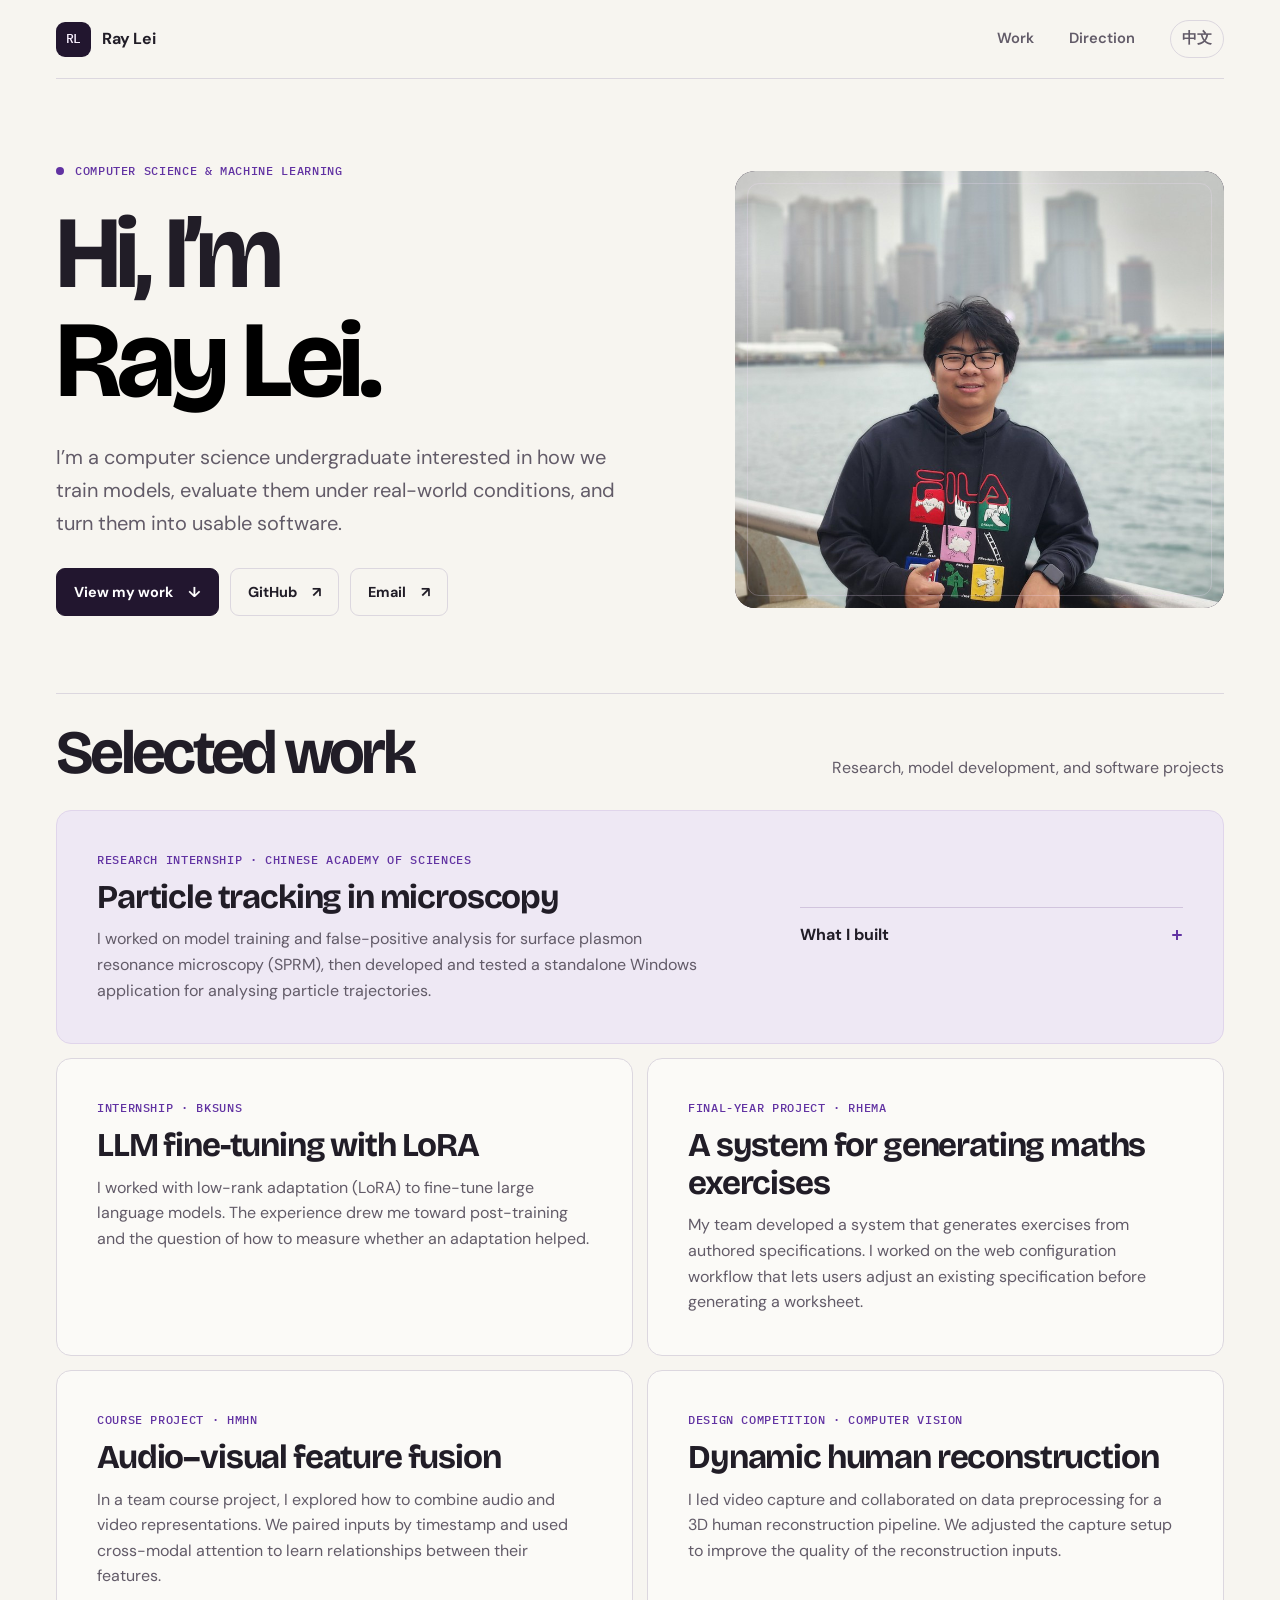
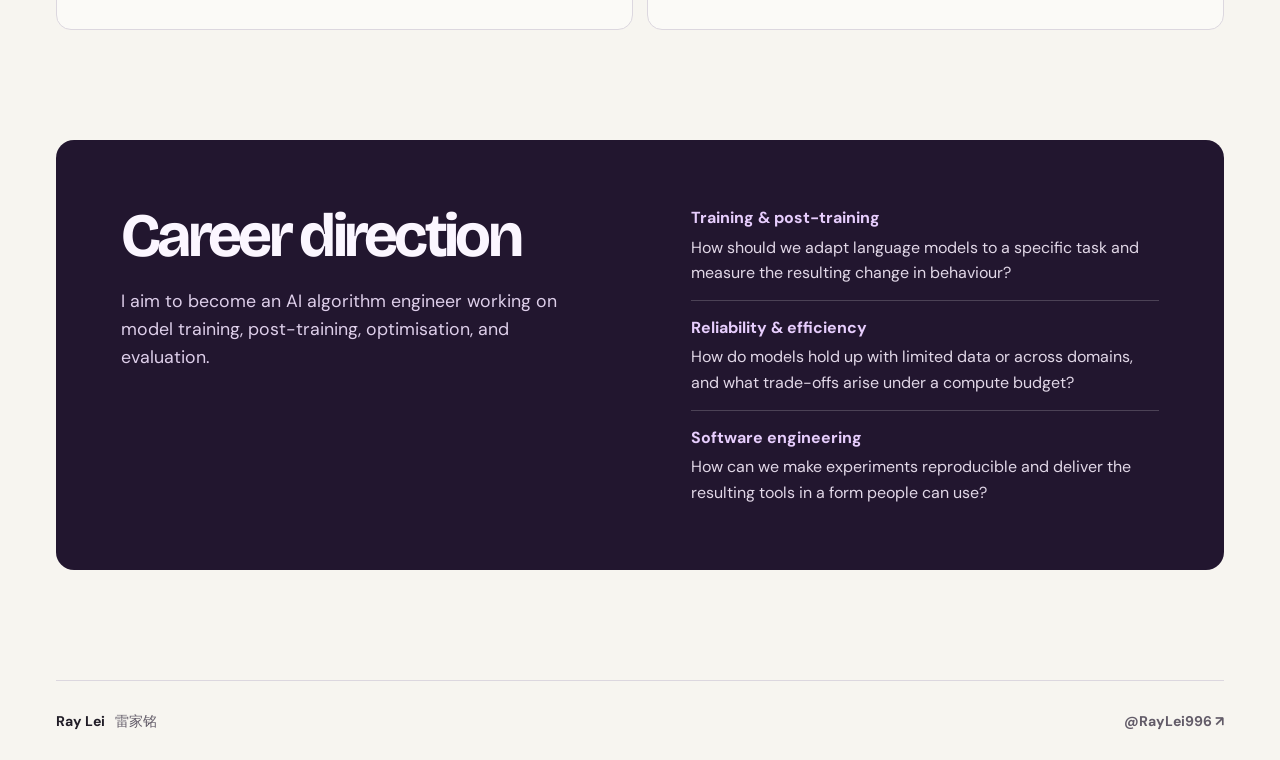
<file: index.html>
<!doctype html>
<html lang="en">
<head>
  <meta charset="utf-8">
  <meta name="viewport" content="width=device-width, initial-scale=1">
  <meta name="theme-color" content="#f7f5f0">
  <meta name="description" content="Ray Lei’s portfolio in computer science and applied machine learning. Projects in model training, computer vision, and software systems.">
  <meta property="og:type" content="website">
  <meta property="og:title" content="Ray Lei · Computer Science & Machine Learning">
  <meta property="og:description" content="Selected projects in applied machine learning and software engineering.">
  <meta property="og:image" content="https://raylei996.github.io/ray-lei-portrait.jpg">
  <title>Ray Lei · Computer Science &amp; Machine Learning</title>
  <link rel="canonical" href="https://raylei996.github.io/">
  <link rel="alternate" hreflang="en" href="https://raylei996.github.io/">
  <link rel="alternate" hreflang="zh-CN" href="https://raylei996.github.io/zh.html">
  <link rel="preconnect" href="https://fonts.googleapis.com">
  <link rel="preconnect" href="https://fonts.gstatic.com" crossorigin>
  <link rel="stylesheet" href="https://fonts.googleapis.com/css2?family=Bricolage+Grotesque:opsz,wght@12..96,600;12..96,700&family=DM+Sans:wght@400;500;600;700&family=IBM+Plex+Mono:wght@400;500&display=swap">
  <link rel="stylesheet" href="styles.css?v=3">
  <script src="contact.js" defer></script>
</head>
<body id="top">
  <a class="skip" href="#main">Skip to content</a>
  <header class="site-header">
    <div class="shell header-inner">
      <a class="brand" href="#top"><span class="monogram" aria-hidden="true">RL</span> Ray Lei</a>
      <nav aria-label="Main navigation">
        <a href="#work">Work</a>
        <a href="#direction">Direction</a>
        <a class="language" href="zh.html" lang="zh-CN" hreflang="zh-CN">中文</a>
      </nav>
    </div>
  </header>

  <main id="main" class="shell">
    <section class="hero" aria-labelledby="intro">
      <div class="hero-copy">
        <p class="kicker"><span></span> Computer science &amp; machine learning</p>
        <h1 id="intro">Hi, I’m <span>Ray Lei.</span></h1>
        <p class="hero-lead">I’m a computer science undergraduate interested in how we train models, evaluate them under real-world conditions, and turn them into usable software.</p>
        <div class="hero-actions">
          <a class="button primary" href="#work">View my work <span aria-hidden="true">↓</span></a>
          <a class="button secondary" href="https://github.com/RayLei996">GitHub <span aria-hidden="true">↗</span></a>
          <button class="button secondary" type="button" data-email-contact hidden>Email <span aria-hidden="true">↗</span></button>
        </div>
      </div>
      <div class="hero-visual">
        <img src="ray-lei-portrait.jpg" width="900" height="1200" alt="Ray Lei at a waterfront" fetchpriority="high">
      </div>
    </section>

    <section id="work" class="work" aria-labelledby="work-title">
      <div class="section-heading">
        <h2 id="work-title">Selected work</h2>
        <p>Research, model development, and software projects</p>
      </div>
      <div class="work-grid">
        <article class="project featured">
          <div class="project-main">
            <p class="project-type">Research internship · Chinese Academy of Sciences</p>
            <h3>Particle tracking in microscopy</h3>
            <p>I worked on model training and false-positive analysis for surface plasmon resonance microscopy (SPRM), then developed and tested a standalone Windows application for analysing particle trajectories.</p>
          </div>
          <details class="project-details">
            <summary>What I built</summary>
            <p>The desktop application brings data preprocessing, model inference, 3D trajectory visualisation, and CSV export into one workflow.</p>
          </details>
        </article>

        <article class="project">
          <div class="project-main">
            <p class="project-type">Internship · Bksuns</p>
            <h3>LLM fine-tuning with LoRA</h3>
            <p>I worked with low-rank adaptation (LoRA) to fine-tune large language models. The experience drew me toward post-training and the question of how to measure whether an adaptation helped.</p>
          </div>
        </article>

        <article class="project">
          <div class="project-main">
            <p class="project-type">Final-year project · Rhema</p>
            <h3>A system for generating maths exercises</h3>
            <p>My team developed a system that generates exercises from authored specifications. I worked on the web configuration workflow that lets users adjust an existing specification before generating a worksheet.</p>
          </div>
        </article>

        <article class="project">
          <div class="project-main">
            <p class="project-type">Course project · HMHN</p>
            <h3>Audio–visual feature fusion</h3>
            <p>In a team course project, I explored how to combine audio and video representations. We paired inputs by timestamp and used cross-modal attention to learn relationships between their features.</p>
          </div>
        </article>

        <article class="project">
          <div class="project-main">
            <p class="project-type">Design competition · Computer vision</p>
            <h3>Dynamic human reconstruction</h3>
            <p>I led video capture and collaborated on data preprocessing for a 3D human reconstruction pipeline. We adjusted the capture setup to improve the quality of the reconstruction inputs.</p>
          </div>
        </article>
      </div>
    </section>

    <section id="direction" class="direction" aria-labelledby="direction-title">
      <div class="direction-intro">
        <h2 id="direction-title">Career direction</h2>
        <p>I aim to become an AI algorithm engineer working on model training, post-training, optimisation, and evaluation.</p>
      </div>
      <dl class="interests">
        <div>
          <dt>Training &amp; post-training</dt>
          <dd>How should we adapt language models to a specific task and measure the resulting change in behaviour?</dd>
        </div>
        <div>
          <dt>Reliability &amp; efficiency</dt>
          <dd>How do models hold up with limited data or across domains, and what trade-offs arise under a compute budget?</dd>
        </div>
        <div>
          <dt>Software engineering</dt>
          <dd>How can we make experiments reproducible and deliver the resulting tools in a form people can use?</dd>
        </div>
      </dl>
    </section>
  </main>

  <footer class="site-footer">
    <div class="shell footer-inner">
      <span>Ray Lei <span lang="zh-CN">雷家铭</span></span>
      <a href="https://github.com/RayLei996">@RayLei996 <span aria-hidden="true">↗</span></a>
    </div>
  </footer>
</body>
</html>
</file>
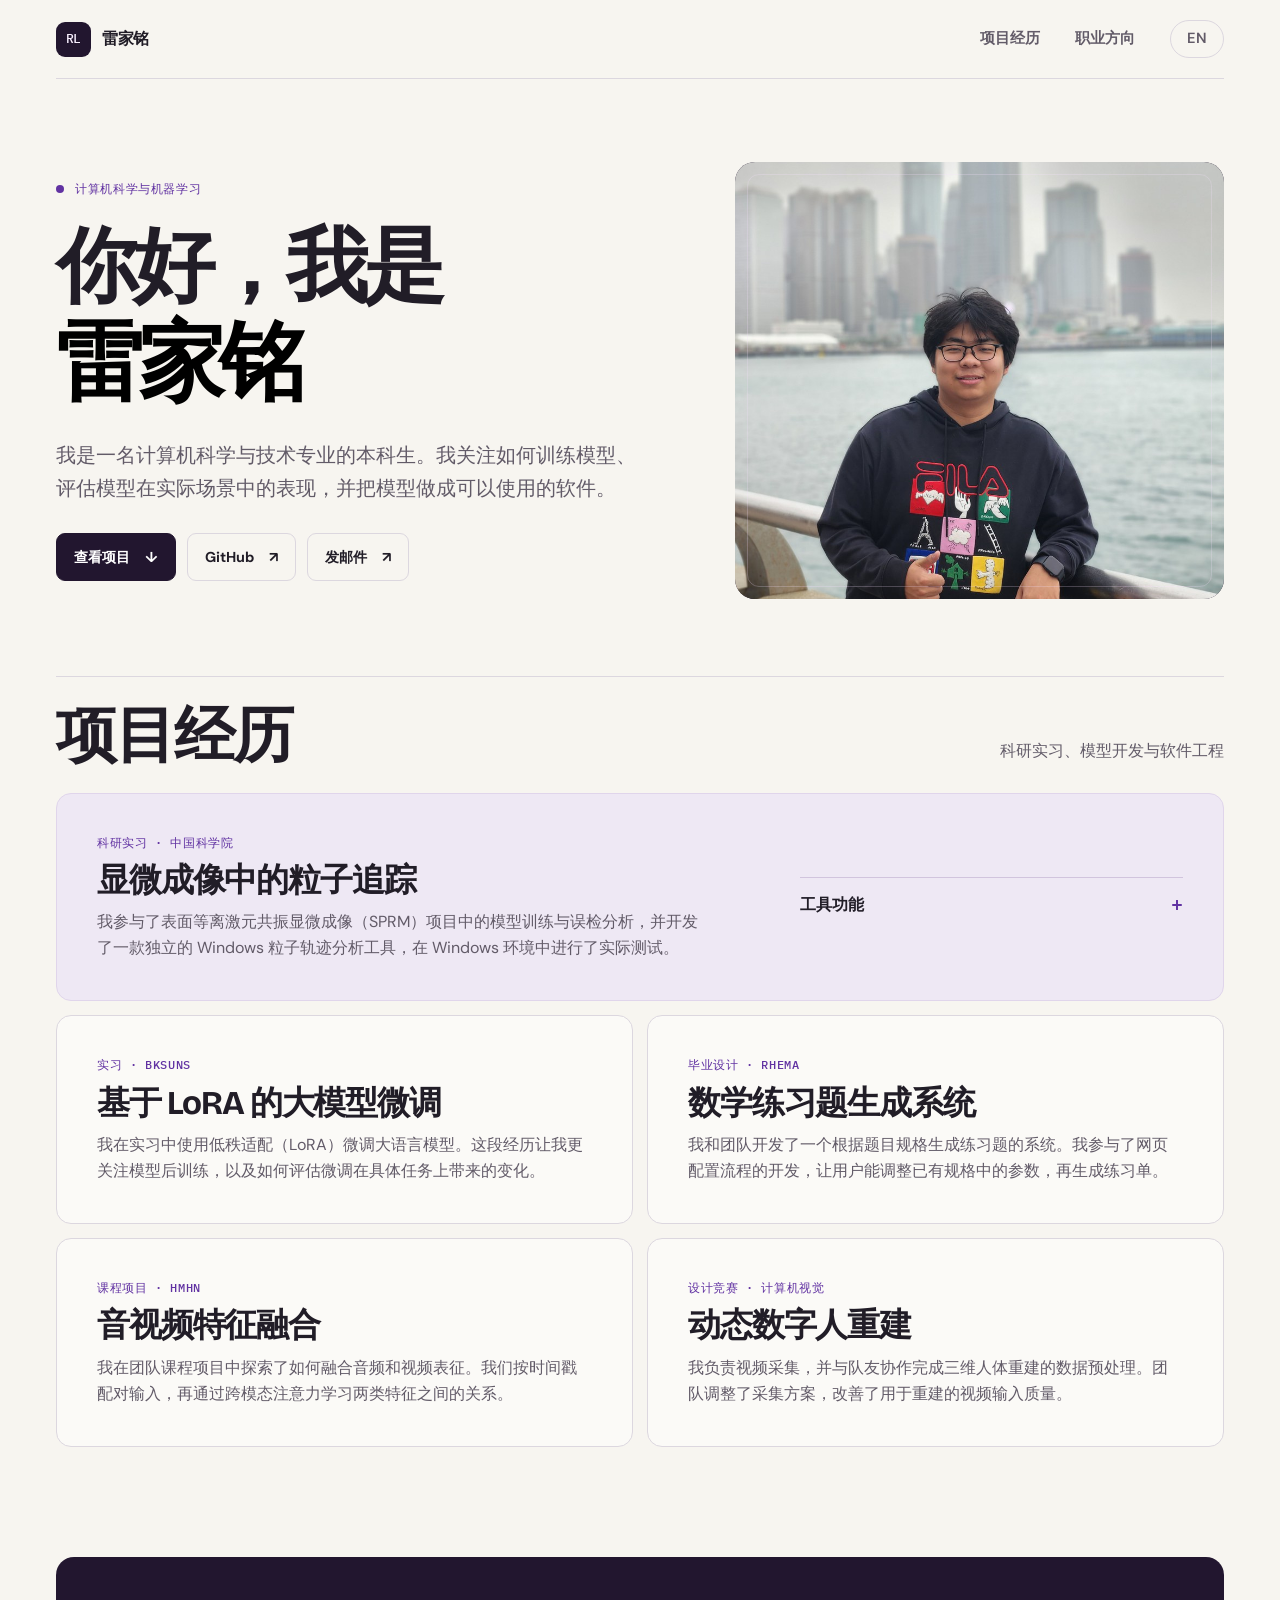
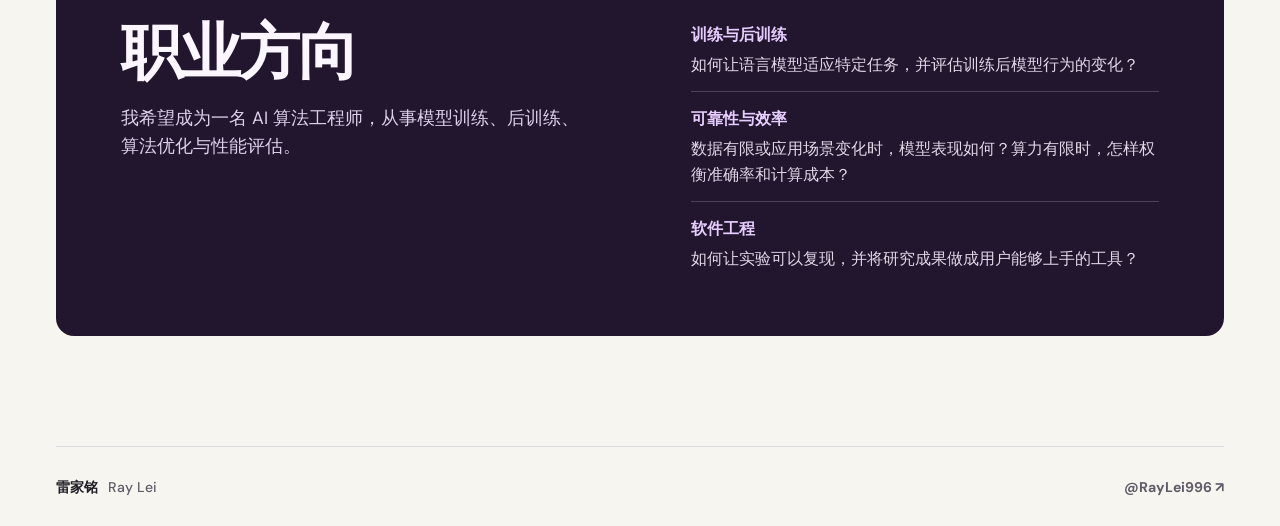
<file: zh.html>
<!doctype html>
<html lang="zh-CN">
<head>
  <meta charset="utf-8">
  <meta name="viewport" content="width=device-width, initial-scale=1">
  <meta name="theme-color" content="#f7f5f0">
  <meta name="description" content="雷家铭的个人主页，介绍计算机科学背景、应用机器学习项目，以及模型训练、后训练与评估方向。">
  <meta property="og:type" content="website">
  <meta property="og:title" content="雷家铭 · 计算机科学与机器学习">
  <meta property="og:description" content="应用机器学习与软件工程项目。">
  <meta property="og:image" content="https://raylei996.github.io/ray-lei-portrait.jpg">
  <title>雷家铭 · 计算机科学与机器学习</title>
  <link rel="canonical" href="https://raylei996.github.io/zh.html">
  <link rel="alternate" hreflang="en" href="https://raylei996.github.io/">
  <link rel="alternate" hreflang="zh-CN" href="https://raylei996.github.io/zh.html">
  <link rel="preconnect" href="https://fonts.googleapis.com">
  <link rel="preconnect" href="https://fonts.gstatic.com" crossorigin>
  <link rel="stylesheet" href="https://fonts.googleapis.com/css2?family=Bricolage+Grotesque:opsz,wght@12..96,600;12..96,700&family=DM+Sans:wght@400;500;600;700&family=IBM+Plex+Mono:wght@400;500&display=swap">
  <link rel="stylesheet" href="styles.css?v=3">
  <script src="contact.js" defer></script>
</head>
<body id="top">
  <a class="skip" href="#main">跳至正文</a>
  <header class="site-header">
    <div class="shell header-inner">
      <a class="brand" href="#top"><span class="monogram" aria-hidden="true">RL</span> 雷家铭</a>
      <nav aria-label="主导航">
        <a href="#work">项目经历</a>
        <a href="#direction">职业方向</a>
        <a class="language" href="./" lang="en" hreflang="en">EN</a>
      </nav>
    </div>
  </header>

  <main id="main" class="shell">
    <section class="hero" aria-labelledby="intro">
      <div class="hero-copy">
        <p class="kicker"><span></span> 计算机科学与机器学习</p>
        <h1 id="intro">你好，我是<span>雷家铭</span></h1>
        <p class="hero-lead">我是一名计算机科学与技术专业的本科生。我关注如何训练模型、评估模型在实际场景中的表现，并把模型做成可以使用的软件。</p>
        <div class="hero-actions">
          <a class="button primary" href="#work">查看项目 <span aria-hidden="true">↓</span></a>
          <a class="button secondary" href="https://github.com/RayLei996">GitHub <span aria-hidden="true">↗</span></a>
          <button class="button secondary" type="button" data-email-contact hidden>发邮件 <span aria-hidden="true">↗</span></button>
        </div>
      </div>
      <div class="hero-visual">
        <img src="ray-lei-portrait.jpg" width="900" height="1200" alt="雷家铭在海滨的照片" fetchpriority="high">
      </div>
    </section>

    <section id="work" class="work" aria-labelledby="work-title">
      <div class="section-heading">
        <h2 id="work-title">项目经历</h2>
        <p>科研实习、模型开发与软件工程</p>
      </div>
      <div class="work-grid">
        <article class="project featured">
          <div class="project-main">
            <p class="project-type">科研实习 · 中国科学院</p>
            <h3>显微成像中的粒子追踪</h3>
            <p>我参与了表面等离激元共振显微成像（SPRM）项目中的模型训练与误检分析，并开发了一款独立的 Windows 粒子轨迹分析工具，在 Windows 环境中进行了实际测试。</p>
          </div>
          <details class="project-details">
            <summary>工具功能</summary>
            <p>桌面应用将数据预处理、模型推理、三维轨迹可视化和 CSV 导出整合到同一流程中。</p>
          </details>
        </article>

        <article class="project">
          <div class="project-main">
            <p class="project-type">实习 · Bksuns</p>
            <h3>基于 LoRA 的大模型微调</h3>
            <p>我在实习中使用低秩适配（LoRA）微调大语言模型。这段经历让我更关注模型后训练，以及如何评估微调在具体任务上带来的变化。</p>
          </div>
        </article>

        <article class="project">
          <div class="project-main">
            <p class="project-type">毕业设计 · Rhema</p>
            <h3>数学练习题生成系统</h3>
            <p>我和团队开发了一个根据题目规格生成练习题的系统。我参与了网页配置流程的开发，让用户能调整已有规格中的参数，再生成练习单。</p>
          </div>
        </article>

        <article class="project">
          <div class="project-main">
            <p class="project-type">课程项目 · HMHN</p>
            <h3>音视频特征融合</h3>
            <p>我在团队课程项目中探索了如何融合音频和视频表征。我们按时间戳配对输入，再通过跨模态注意力学习两类特征之间的关系。</p>
          </div>
        </article>

        <article class="project">
          <div class="project-main">
            <p class="project-type">设计竞赛 · 计算机视觉</p>
            <h3>动态数字人重建</h3>
            <p>我负责视频采集，并与队友协作完成三维人体重建的数据预处理。团队调整了采集方案，改善了用于重建的视频输入质量。</p>
          </div>
        </article>
      </div>
    </section>

    <section id="direction" class="direction" aria-labelledby="direction-title">
      <div class="direction-intro">
        <h2 id="direction-title">职业方向</h2>
        <p>我希望成为一名 AI 算法工程师，从事模型训练、后训练、算法优化与性能评估。</p>
      </div>
      <dl class="interests">
        <div>
          <dt>训练与后训练</dt>
          <dd>如何让语言模型适应特定任务，并评估训练后模型行为的变化？</dd>
        </div>
        <div>
          <dt>可靠性与效率</dt>
          <dd>数据有限或应用场景变化时，模型表现如何？算力有限时，怎样权衡准确率和计算成本？</dd>
        </div>
        <div>
          <dt>软件工程</dt>
          <dd>如何让实验可以复现，并将研究成果做成用户能够上手的工具？</dd>
        </div>
      </dl>
    </section>
  </main>

  <footer class="site-footer">
    <div class="shell footer-inner">
      <span>雷家铭 <span lang="en">Ray Lei</span></span>
      <a href="https://github.com/RayLei996">@RayLei996 <span aria-hidden="true">↗</span></a>
    </div>
  </footer>
</body>
</html>
</file>
<file: styles.css>
:root {
  color-scheme: light;
  --paper: #f7f5f0;
  --ink: #211d27;
  --muted: #625b68;
  --accent: #6132a2;
  --line: #dcd7df;
  --panel: #eee8f4;
  --dark: #22162f;
  --sans: "DM Sans", "PingFang SC", "Microsoft YaHei", system-ui, sans-serif;
  --display: "Bricolage Grotesque", "PingFang SC", "Microsoft YaHei", system-ui, sans-serif;
  --mono: "IBM Plex Mono", "PingFang SC", "Microsoft YaHei", monospace;
}

* { box-sizing: border-box; }

html { scroll-behavior: smooth; }

body {
  margin: 0;
  background: var(--paper);
  color: var(--ink);
  font: 400 1rem/1.6 var(--sans);
  -webkit-font-smoothing: antialiased;
}

a { color: inherit; }

:focus-visible {
  outline: 2px solid var(--accent);
  outline-offset: 5px;
}

p, h1, h2, h3, dl, dd { margin: 0; }

[id] { scroll-margin-top: 1.5rem; }

.shell { width: min(100% - 112px, 1192px); margin-inline: auto; }

.skip {
  position: absolute;
  z-index: 5;
  top: 8px;
  left: 12px;
  padding: 8px 14px;
  background: #fff;
  translate: 0 -180%;
}

.skip:focus { translate: 0 0; }

.header-inner {
  display: flex;
  min-height: 79px;
  align-items: center;
  justify-content: space-between;
  gap: 12px;
  border-bottom: 1px solid var(--line);
}

.brand {
  display: inline-flex;
  flex: none;
  align-items: center;
  gap: 11px;
  font-weight: 700;
  letter-spacing: -.025em;
  text-decoration: none;
}

.monogram {
  display: grid;
  width: 35px;
  aspect-ratio: 1;
  place-items: center;
  background: var(--dark);
  border-radius: 9px;
  color: #f9f0ff;
  font: 500 .81rem/1 var(--mono);
  letter-spacing: -.06em;
}

nav { display: flex; align-items: center; gap: clamp(12px, 3vw, 35px); }

nav a {
  color: var(--muted);
  font-size: .92rem;
  font-weight: 600;
  text-decoration: none;
}

nav a:hover, .footer-inner a:hover { color: var(--accent); }

.language {
  min-width: 54px;
  padding: 6px 10px;
  border: 1px solid var(--line);
  border-radius: 99px;
  text-align: center;
}

.language:hover { border-color: var(--accent); }

.hero {
  display: grid;
  grid-template-columns: minmax(0, 1.23fr) minmax(0, 1fr);
  gap: clamp(30px, 6vw, 98px);
  align-items: center;
  padding-block: clamp(52px, 6.5vw, 94px) clamp(58px, 6vw, 95px);
}

.kicker, .project-type {
  color: var(--accent);
  font: 500 .73rem/1.55 var(--mono);
  letter-spacing: .055em;
  text-transform: uppercase;
}

.kicker { display: flex; align-items: center; gap: 11px; }

.kicker span {
  flex: 0 0 8px;
  height: 8px;
  border-radius: 50%;
  background: var(--accent);
}

h1, h2, h3 { font-family: var(--display); font-weight: 700; }

h1 {
  margin-top: 23px;
  font-size: clamp(4.2rem, 8vw, 7.8rem);
  line-height: 1;
  letter-spacing: -.045em;
}

h1 span {
  display: block;
  color: #000;
  font-size: 1.06em;
}

.hero-lead {
  max-width: 42ch;
  margin-top: 27px;
  color: var(--muted);
  font-size: clamp(1rem, 1.6vw, 1.25rem);
  line-height: 1.65;
}

.hero-actions { display: flex; flex-wrap: wrap; gap: 11px; margin-top: 28px; }

.button {
  display: inline-flex;
  min-height: 48px;
  align-items: center;
  justify-content: center;
  gap: 15px;
  padding: 9px 17px;
  border: 1px solid var(--line);
  border-radius: 9px;
  font-size: .9rem;
  font-weight: 700;
  text-decoration: none;
}

button.button {
  background: transparent;
  color: inherit;
  cursor: pointer;
  font-family: inherit;
}

.button[hidden] { display: none; }

.button.primary { border-color: var(--dark); background: var(--dark); color: #fff; }
.button.primary:hover { border-color: var(--accent); background: var(--accent); }
.button.secondary:hover { border-color: var(--accent); color: var(--accent); }

.hero-visual {
  position: relative;
  overflow: hidden;
  aspect-ratio: 1.12;
  border-radius: 20px;
  background: var(--dark);
}

.hero-visual::after {
  position: absolute;
  inset: 12px;
  border: 1px solid #f7dfff3b;
  border-radius: 12px;
  content: "";
}

.hero-visual img {
  display: block;
  width: 100%;
  height: 100%;
  object-fit: cover;
  object-position: 50% 90%;
}

.work { border-top: 1px solid var(--line); }

.section-heading {
  display: flex;
  justify-content: space-between;
  align-items: baseline;
  align-items: last baseline;
  gap: 12px 24px;
  flex-wrap: wrap;
  margin: 28px 0 25px;
}

h2 { font-size: clamp(2.3rem, 4.8vw, 4.1rem); line-height: 1.02; letter-spacing: -.06em; }
.section-heading p { color: var(--muted); }

.work-grid { display: grid; grid-template-columns: repeat(2, minmax(0, 1fr)); gap: 14px; }

.project {
  min-width: 0;
  padding: clamp(22px, 3.3vw, 40px);
  border: 1px solid var(--line);
  border-radius: 15px;
  background: #fbfaf7;
}

.project.featured {
  display: grid;
  grid-column: 1 / -1;
  grid-template-columns: minmax(0, 1.6fr) minmax(0, 1fr);
  align-items: center;
  gap: 28px clamp(30px, 7vw, 105px);
  border-color: #e0d5eb;
  background: var(--panel);
}

.project h3 {
  margin-block: 10px 10px;
  font-size: clamp(1.45rem, 2.6vw, 2.1rem);
  line-height: 1.13;
  letter-spacing: -.035em;
}

.project-main > p:last-child, details p { color: var(--muted); }

details {
  padding-top: 14px;
  border-top: 1px solid #d1c4dd;
}

summary {
  display: flex;
  cursor: pointer;
  align-items: center;
  justify-content: space-between;
  gap: 15px;
  font-weight: 700;
  list-style: none;
}

summary::-webkit-details-marker { display: none; }
summary::after { color: var(--accent); content: "+" / ""; font: 500 1.25rem/1 var(--mono); }
details[open] summary::after { content: "−" / ""; }
details p { margin-top: 8px; }

.direction {
  display: grid;
  grid-template-columns: minmax(0, 1fr) minmax(0, 1fr);
  gap: 34px clamp(32px, 8vw, 110px);
  margin-block: clamp(62px, 9vw, 110px);
  padding: clamp(26px, 5.4vw, 65px);
  border-radius: 18px;
  background: var(--dark);
  color: #fbf6ff;
}

.direction-intro p { margin-top: 19px; color: #decfea; font-size: 1.11rem; }

.interests > div { padding-block: 14px; border-bottom: 1px solid #ffffff30; }
.interests > div:first-child { padding-top: 0; }
.interests > div:last-child { border-bottom: 0; padding-bottom: 0; }
.interests dt { margin-bottom: 4px; color: #e7cdfd; font-weight: 700; }
.interests dd { color: #e1d7e7; }

.footer-inner {
  display: flex;
  min-height: 80px;
  justify-content: space-between;
  align-items: center;
  gap: 12px;
  border-top: 1px solid var(--line);
  font-size: .88rem;
  font-weight: 700;
}

.footer-inner > span span { margin-inline-start: 7px; color: var(--muted); font-weight: 500; }
.footer-inner a { color: var(--muted); text-decoration: none; }

html[lang="zh-CN"] h1 {
  font-size: clamp(3rem, 6.4vw, 6rem);
  line-height: 1.13;
  letter-spacing: -.065em;
}

html[lang="zh-CN"] h2, html[lang="zh-CN"] h3 { letter-spacing: -.035em; }

@media (max-width: 900px) {
  .shell { width: min(100% - 64px, 1192px); }
}

@media (max-width: 680px) {
  .shell { width: calc(100% - 36px); }
  .header-inner { min-height: 65px; }
  nav a { font-size: .81rem; }
  .language { min-width: auto; }
  .hero, .work-grid, .project.featured, .direction { grid-template-columns: 1fr; }
  .hero { gap: 30px; padding-block: 44px 53px; }
  .hero-visual { aspect-ratio: 1.46; }
  .hero-lead { margin-top: 21px; }
  .hero-actions { margin-top: 24px; }
}

@media (max-width: 355px) {
  .shell { width: calc(100% - 28px); }
  .brand { gap: 6px; }
  .monogram { width: 28px; }
  nav { gap: 8px; }
}

@media (prefers-reduced-motion: reduce) {
  html { scroll-behavior: auto; }
}
</file>
